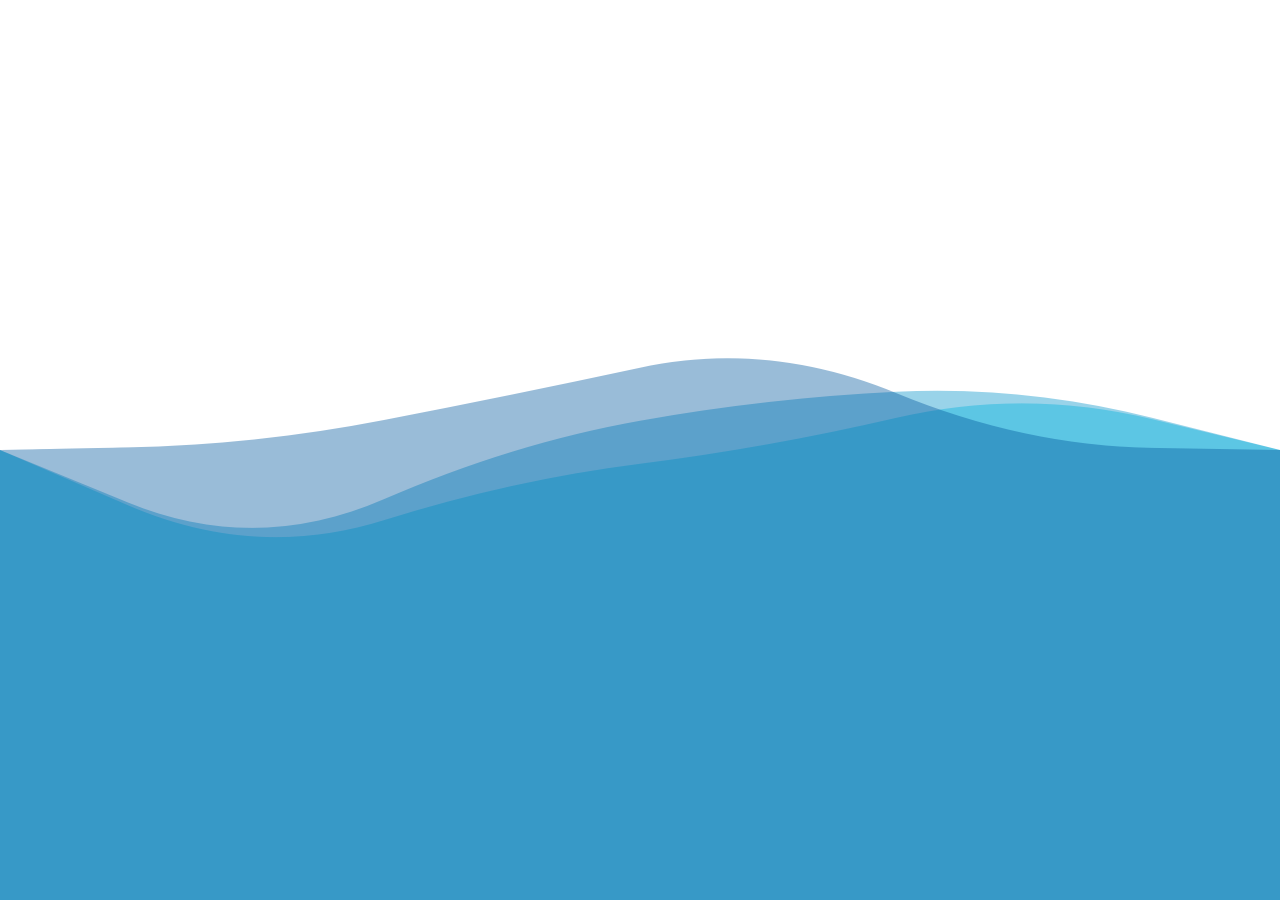
<file: dynamic-wave/index.html>
<!DOCTYPE html>
<html lang="en">
  <head>
    <meta charset="UTF-8" />
    <meta name="viewport" content="width=device-width, initial-scale=1.0" />
    <title>Waves</title>
    <link rel="stylesheet" href="style.css" />
  </head>
  <body>
    <script type="module" src="src/app.js"></script>
  </body>
</html>
</file>
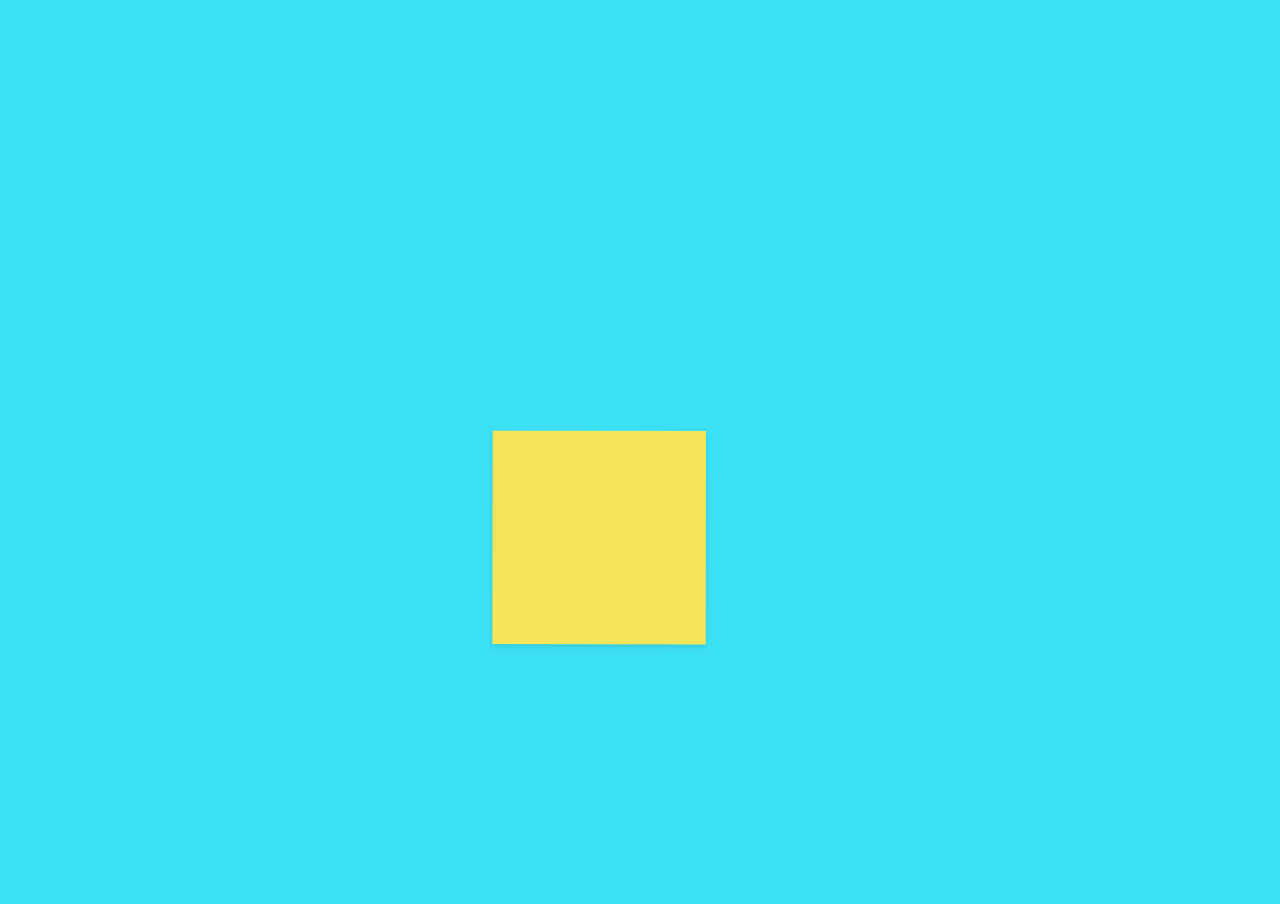
<file: following-box/index.html>
<!DOCTYPE html>
<html lang="en">
  <head>
    <meta charset="UTF-8" />
    <meta name="viewport" content="width=device-width, initial-scale=1.0" />
    <title>Following Box</title>
    <link rel="stylesheet" href="style.css" />
  </head>
  <body>
    <script type="module" src="src/app.js"></script>
  </body>
</html>
</file>
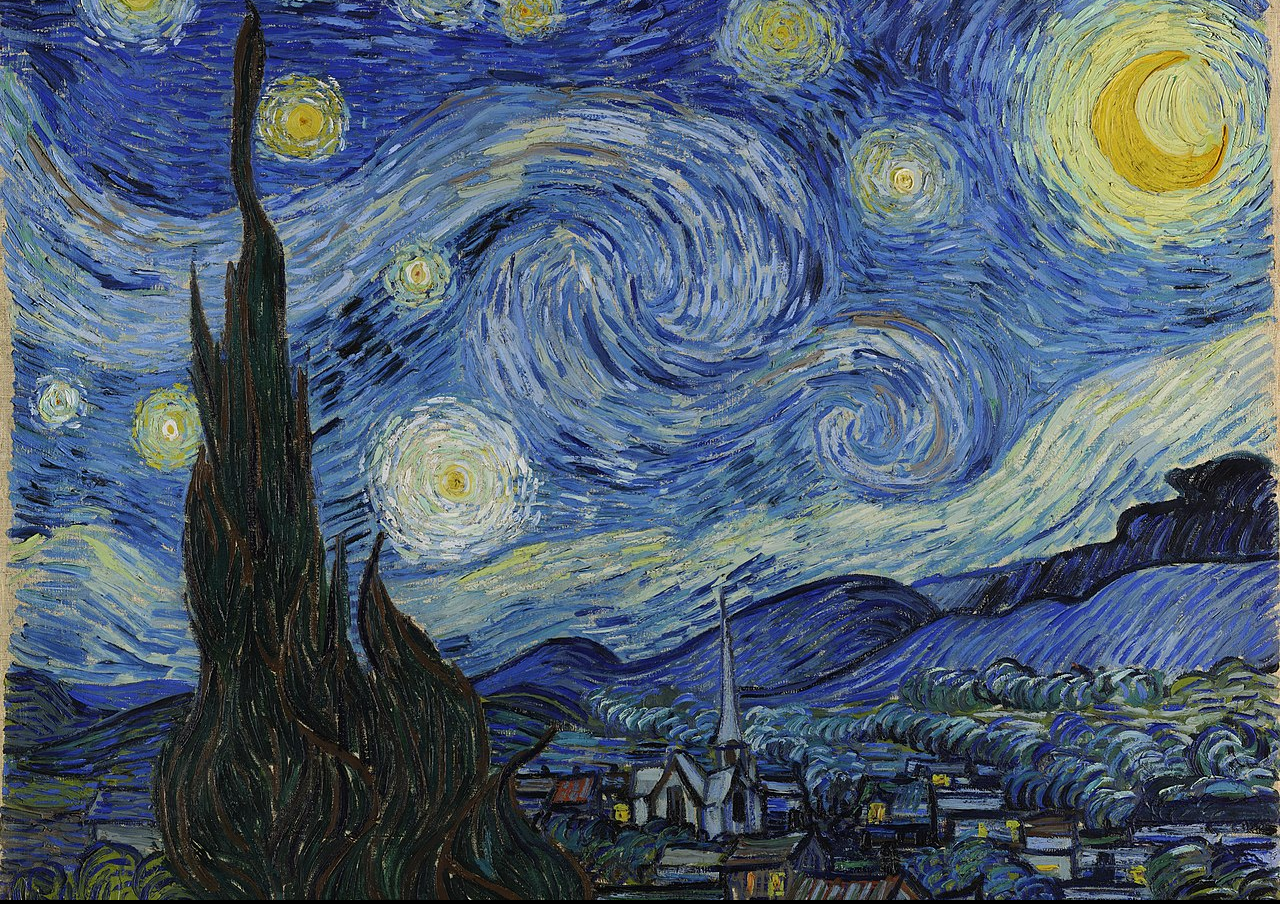
<file: ripple-picture/index.html>
<!DOCTYPE html>
<html lang="en">
  <head>
    <meta charset="UTF-8" />
    <meta name="viewport" content="width=device-width, initial-scale=1.0" />
    <title>Ripple Picture</title>
    <link rel="stylesheet" href="style.css" />
  </head>
  <body>
    <script type="module" src="src/app.js"></script>
  </body>
</html>
</file>
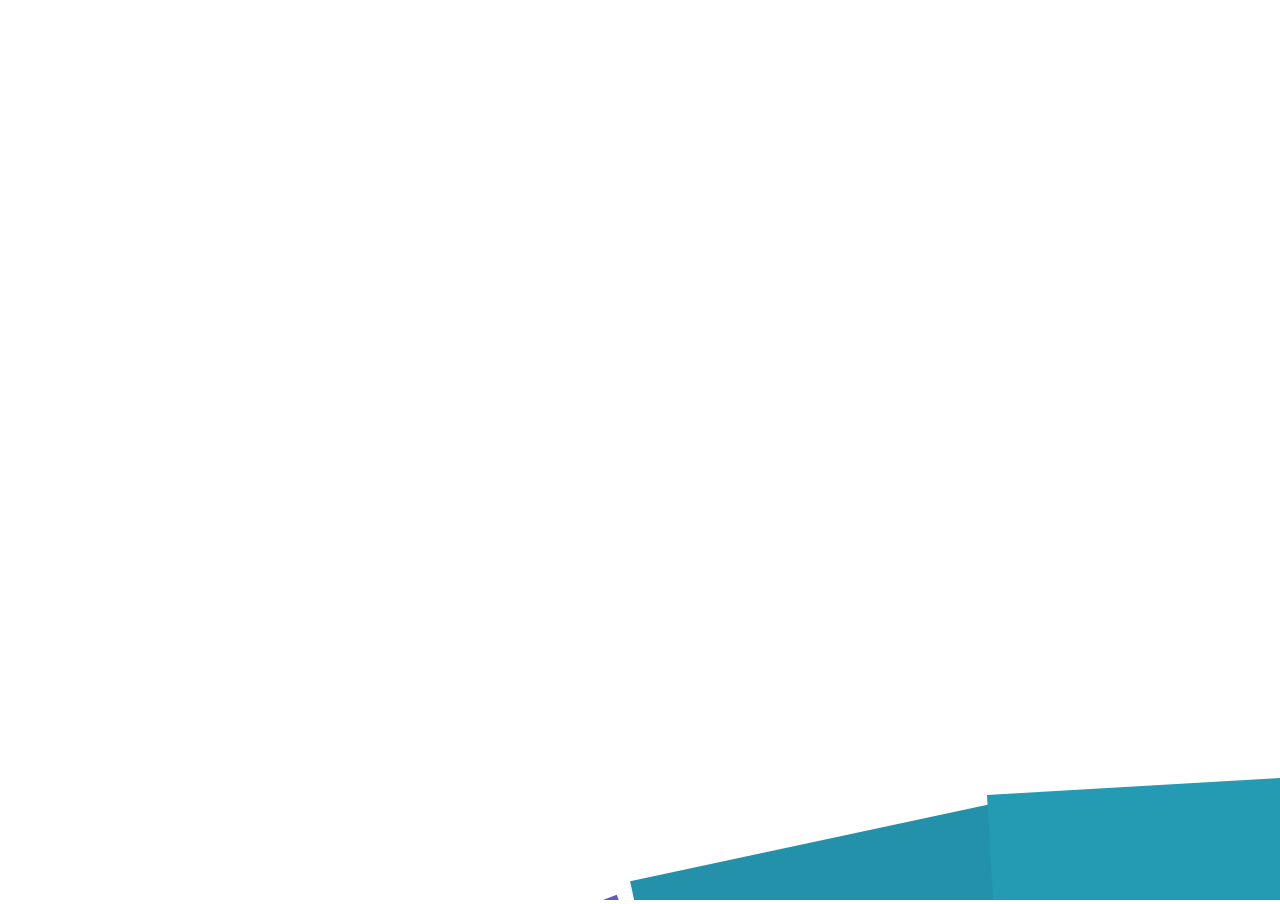
<file: rotating-shape/index.html>
<!DOCTYPE html>
<html lang="en">
  <head>
    <meta charset="UTF-8" />
    <meta name="viewport" content="width=device-width, initial-scale=1.0" />
    <title>Rotating Shape</title>
    <link rel="stylesheet" href="style.css" />
  </head>
  <body>
    <script type="module" src="src/app.js"></script>
  </body>
</html>
</file>
<file: dynamic-wave/style.css>
* {
  user-select: none;
  -ms-user-select: none;
  outline: 0;
  margin: 0;
  padding: 0;
  -webkit-tap-highlight-color: rgba(0, 0, 0, 0);
}

html {
  width: 100%;
  height: 100%;
}

body {
  width: 100%;
  height: 100%;
  overflow: hidden;
  background-color: white;
}

canvas {
  width: 100%;
  height: 100%;
}
</file>
<file: following-box/style.css>
* {
  outline: 0;
  margin: 0;
  padding: 0;
}

html {
  width: 100%;
  height: 100%;
  touch-action: none;
  -ms-touch-action: none;
}

body {
  width: 100%;
  height: 100%;
  background-color: #3de1f5;
  position: relative;
  touch-action: none;
  -ms-touch-action: none;
}

canvas {
  width: 100%;
  height: 100%;
}
</file>
<file: ripple-picture/style.css>
* {
  padding: 0;
  margin: 0;
  outline: 0;
}

html {
  width: 100%;
  height: 100%;
}

body {
  width: 100%;
  height: 100%;
  background-color: black;
  position: relative;
}

canvas {
  width: 100%;
  height: 100%;
}
</file>
<file: rotating-shape/style.css>
* {
  margin: 0;
  padding: 0;
  outline: 0;
}

html {
  width: 100%;
  height: 100%;
  touch-action: none;
  -ms-touch-action: none;
  cursor: grab;
  cursor: -moz-grab;
  cursor: -webkit-grab;
}

html:active {
  cursor: grabbing;
  cursor: -moz-grabbing;
  cursor: -webkit-grabbing;
}

body {
  width: 100%;
  height: 100%;
  background-color: white;
  touch-action: none;
  -ms-touch-action: none;
}

canvas {
  width: 100%;
  height: 100%;
}
</file>
